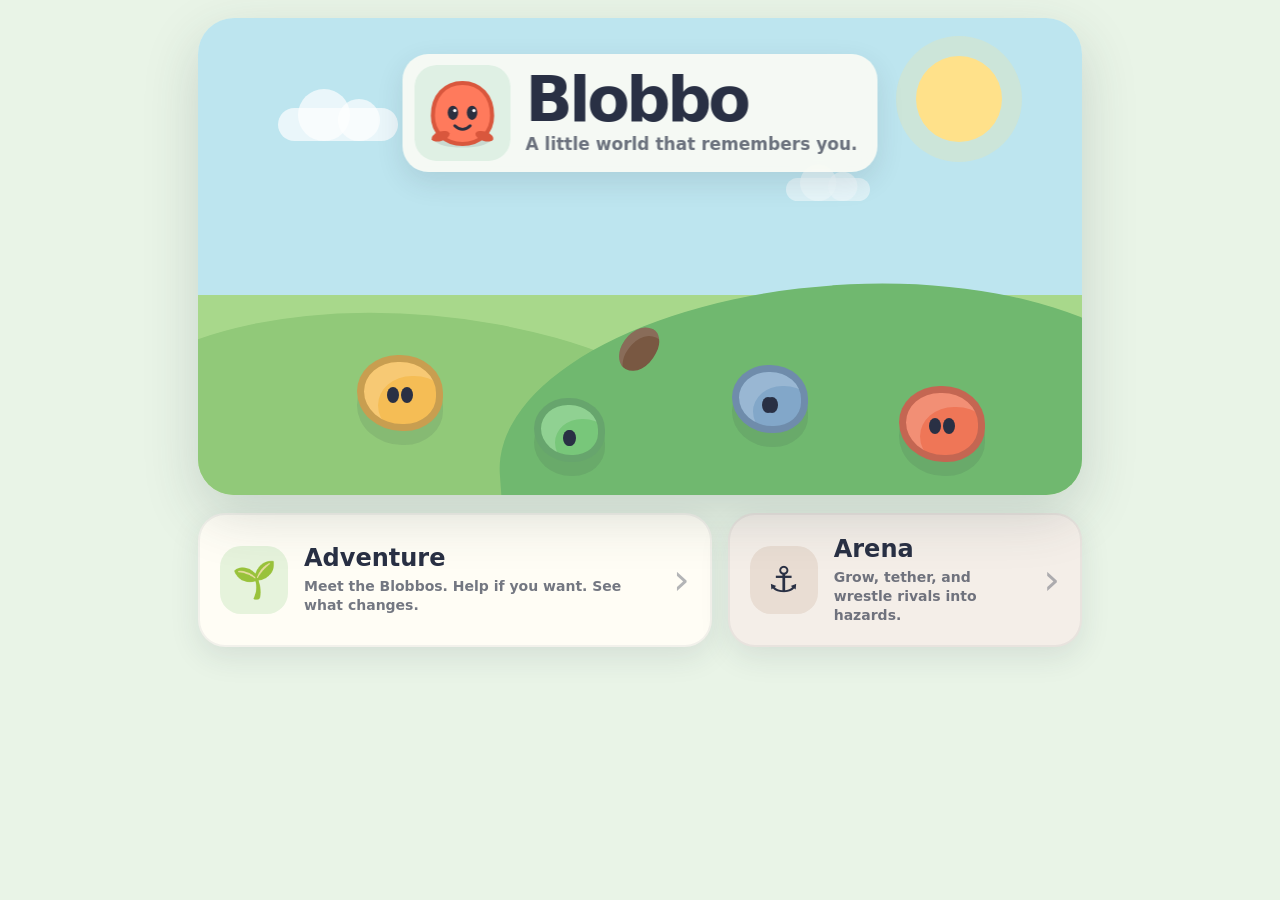
<file: index.html>
<!doctype html>
<html lang="en">
<head>
  <meta charset="utf-8">
  <meta name="viewport" content="width=device-width, initial-scale=1, viewport-fit=cover">
  <meta name="theme-color" content="#f4b45f">
  <meta name="apple-mobile-web-app-capable" content="yes">
  <meta name="apple-mobile-web-app-status-bar-style" content="black-translucent">
  <meta name="apple-mobile-web-app-title" content="Blobbo">
  <meta name="description" content="A tiny world of blobs, relationships, and emergent physics.">
  <title>Blobbo</title>
  <link rel="manifest" href="./manifest.webmanifest">
  <link rel="apple-touch-icon" href="./icons/icon-180.png">
  <link rel="icon" href="./icons/icon.svg" type="image/svg+xml">
  <link rel="stylesheet" href="./menu.css">
</head>
<body>
  <main class="menu-shell">
    <section class="hero" aria-labelledby="title">
      <div class="sun"></div><div class="cloud cloud-one"></div><div class="cloud cloud-two"></div>
      <div class="hill hill-back"></div><div class="hill hill-front"></div>
      <div class="hero-blob pip"><i></i><i></i></div><div class="hero-blob sprout"><i></i><i></i></div>
      <div class="hero-blob pebble"><i></i><i></i></div><div class="hero-blob toasty"><i></i><i></i></div><div class="seed"></div>
      <div class="logo-lockup"><img src="./icons/icon.svg" width="96" height="96" alt=""><div><h1 id="title">Blobbo</h1><p>A little world that remembers you.</p></div></div>
    </section>
    <section class="choices" aria-label="Choose a way to play">
      <a class="mode-card adventure-card" href="./adventure.html?v=6"><span class="mode-icon" aria-hidden="true">🌱</span><span class="mode-copy"><strong>Adventure</strong><small>Meet the Blobbos. Help if you want. See what changes.</small></span><span class="go" aria-hidden="true">›</span></a>
      <a class="mode-card arena-card" href="./arena.html"><span class="mode-icon" aria-hidden="true">⚓</span><span class="mode-copy"><strong>Arena</strong><small>Grow, tether, and wrestle rivals into hazards.</small></span><span class="go" aria-hidden="true">›</span></a>
    </section>
    <button id="installBtn" class="install-button hidden" type="button"><span aria-hidden="true">↓</span> Install Blobbo</button>
  </main>
  <div id="iosInstallOverlay" class="overlay hidden" role="dialog" aria-modal="true" aria-labelledby="iosInstallTitle"><div class="install-card"><button id="closeInstallBtn" class="close-button" type="button" aria-label="Close">×</button><img src="./icons/icon.svg" alt="" width="88" height="88"><h2 id="iosInstallTitle">Install Blobbo</h2><div class="install-step"><span aria-hidden="true">□↑</span><b>Tap Share</b></div><div class="install-step"><span aria-hidden="true">＋</span><b>Add to Home Screen</b></div></div></div>
  <div id="updateToast" class="toast hidden" role="status"><span>A new little world is ready.</span><button id="updateBtn" type="button">Update</button></div>
  <script src="./pwa.js?v=6"></script>
</body>
</html>
</file>
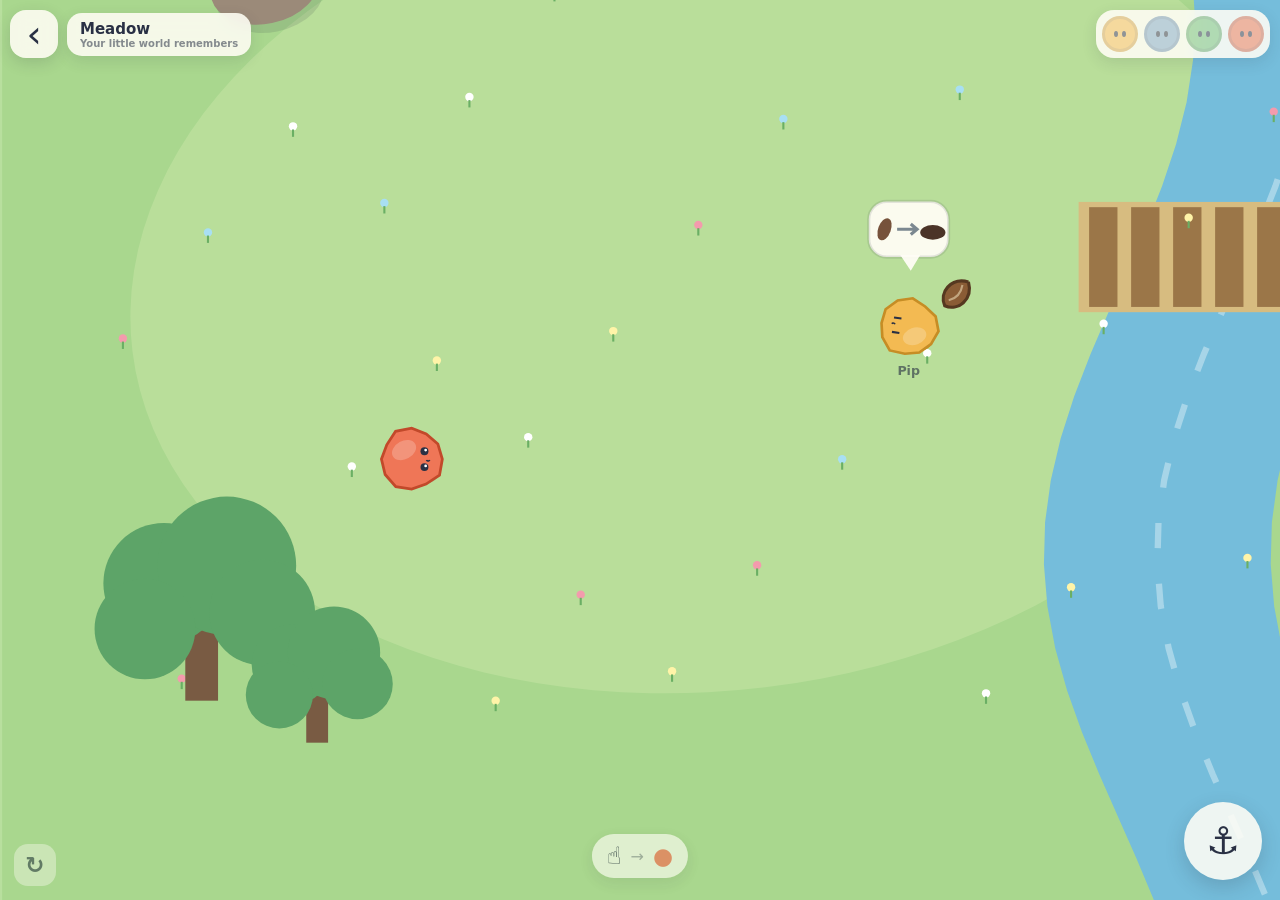
<file: adventure.html>
<!doctype html><html lang="en"><head><meta charset="utf-8"><meta name="viewport" content="width=device-width, initial-scale=1, viewport-fit=cover, maximum-scale=1, user-scalable=no"><meta name="theme-color" content="#8bc77a"><meta name="apple-mobile-web-app-capable" content="yes"><meta name="apple-mobile-web-app-status-bar-style" content="black-translucent"><title>Meadow · Blobbo</title><link rel="manifest" href="./manifest.webmanifest"><link rel="apple-touch-icon" href="./icons/icon-180.png"><link rel="stylesheet" href="./adventure.css?v=6"><link rel="stylesheet" href="./update-banner.css?v=6"></head><body>
<canvas id="world" aria-label="Blobbo meadow"></canvas><header class="world-header"><a class="home-button" href="./" aria-label="Main menu">‹</a><div class="place-name"><b>Meadow</b><span>Your little world remembers</span></div><div id="memoryRow" class="memory-row" aria-label="Friends"></div></header>
<div id="visualHint" class="visual-hint" aria-hidden="true"><span class="hand">☝</span><span class="arrow">→</span><span class="mini-blob">●</span></div><div class="actions" aria-label="Actions"><button id="heartBtn" type="button" hidden aria-hidden="true"></button><button id="linkBtn" class="action-button" type="button" aria-label="Anchor"><span>⚓</span></button></div><button id="resetBtn" class="reset-button" type="button" aria-label="Start this little world over">↻</button><div id="storyToast" class="story-toast hidden" role="status"></div><div id="updateToast" class="update-toast hidden" role="status"><span>A new little world is ready.</span><button id="updateBtn" type="button">Update</button></div><script src="./adventure.js?v=6"></script><script src="./pwa.js?v=6"></script></body></html>
</file>
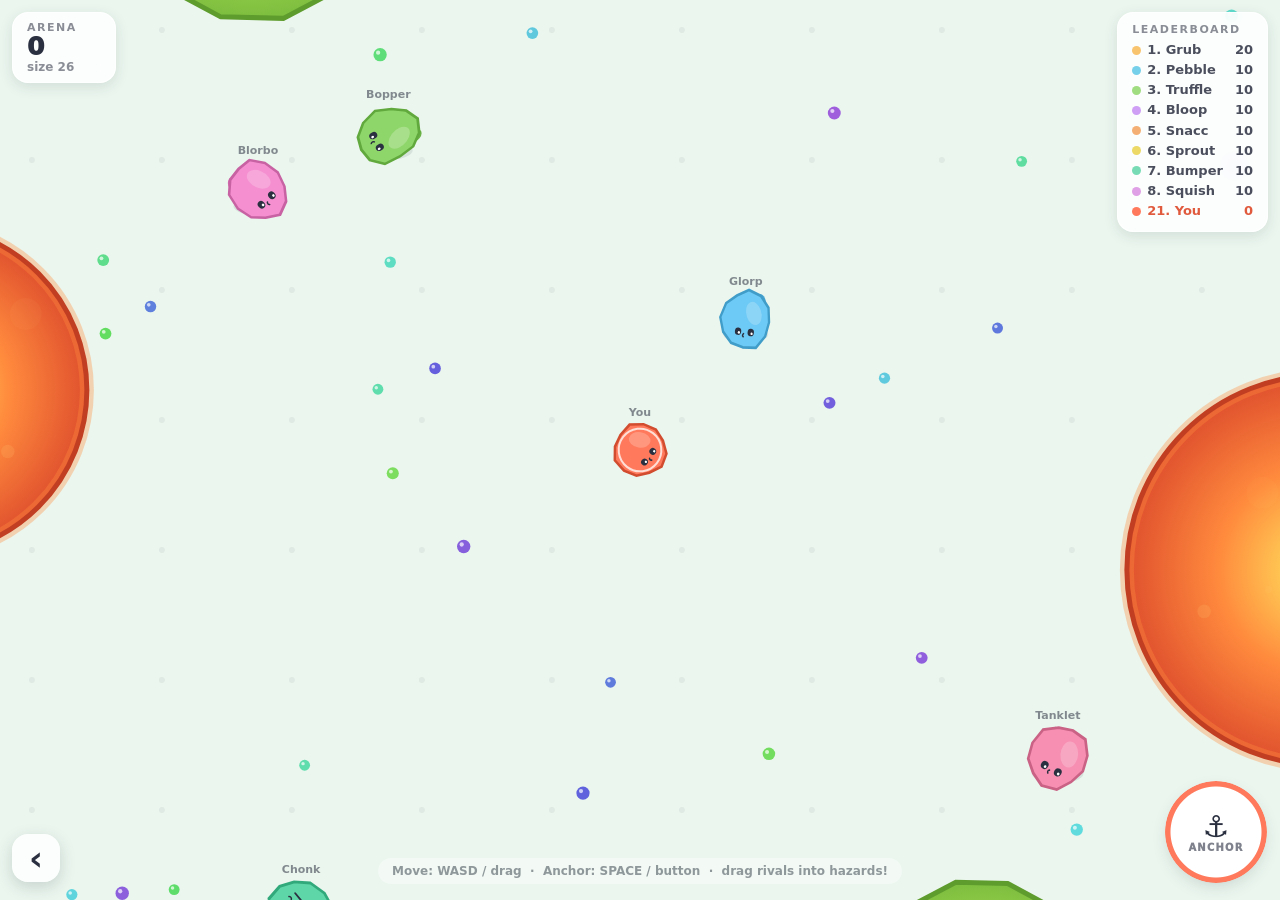
<file: arena.html>
<!doctype html>
<html lang="en">
<head>
  <meta charset="utf-8">
  <meta name="viewport" content="width=device-width, initial-scale=1, viewport-fit=cover, maximum-scale=1, user-scalable=no">
  <meta name="theme-color" content="#ff7a5c">
  <meta name="apple-mobile-web-app-capable" content="yes">
  <meta name="apple-mobile-web-app-status-bar-style" content="black-translucent">
  <title>Arena · Blobbo</title>
  <link rel="manifest" href="./manifest.webmanifest">
  <link rel="apple-touch-icon" href="./icons/icon-180.png">
  <link rel="stylesheet" href="./styles.css">
  <link rel="stylesheet" href="./update-banner.css">
  <style>
    #arenaHome{position:fixed;z-index:25;left:max(12px,env(safe-area-inset-left));bottom:max(18px,env(safe-area-inset-bottom));display:grid;place-items:center;width:48px;height:48px;border-radius:16px;background:rgba(255,255,255,.86);box-shadow:0 5px 16px rgba(43,48,64,.18);color:#2b3040;text-decoration:none;font:900 34px/1 system-ui}
    #hud{left:max(12px,env(safe-area-inset-left))}
  </style>
</head>
<body>
  <canvas id="game"></canvas>
  <a id="arenaHome" href="./" aria-label="Main menu">‹</a>
  <div id="hud" class="ui"><div id="scoreCard"><div class="label">ARENA</div><div id="scoreVal">0</div><div id="sizeVal">size 26</div></div></div>
  <div id="leaderboard" class="ui"><div class="label">LEADERBOARD</div><ol id="lbList"></ol></div>
  <button id="anchorBtn" aria-label="Anchor"><span id="anchorRing"></span><span class="anchorIcon">⚓</span><span class="anchorLabel">ANCHOR</span></button>
  <div id="hint" class="ui">Move: WASD / drag &nbsp;·&nbsp; Anchor: SPACE / button &nbsp;·&nbsp; drag rivals into hazards!</div>
  <div id="deathOverlay" class="hidden"><div class="deathCard"><div id="deathTitle"></div><div id="deathReason"></div><div id="deathScore"></div><button id="restartBtn">PLAY AGAIN</button></div></div>
  <div id="updateToast" class="update-toast hidden" role="status"><span>A new little world is ready.</span><button id="updateBtn" type="button">UPDATE</button></div>
  <script src="./game.js"></script>
  <script src="./pwa.js?v=6"></script>
</body>
</html>
</file>
<file: menu.css>
:root{--ink:#293044;--paper:#fffdf5;--orange:#f07858;--font:ui-rounded,"SF Pro Rounded","Segoe UI",system-ui,sans-serif}*{box-sizing:border-box}html,body{min-height:100%;margin:0}body{color:var(--ink);background:#e9f4e7;font-family:var(--font);-webkit-tap-highlight-color:transparent}.hidden{display:none!important}.menu-shell{width:min(920px,100%);min-height:100vh;margin:0 auto;padding:max(18px,env(safe-area-inset-top)) 18px max(28px,env(safe-area-inset-bottom))}.hero{position:relative;height:clamp(330px,53vh,540px);overflow:hidden;border-radius:36px;background:linear-gradient(#bde5ef 0 58%,#a8d88b 58%);box-shadow:0 20px 55px rgba(45,69,68,.18);isolation:isolate}.sun{position:absolute;top:38px;right:9%;width:86px;height:86px;border-radius:50%;background:#ffe18a;box-shadow:0 0 0 20px rgba(255,225,138,.22)}.cloud{position:absolute;width:120px;height:33px;border-radius:30px;background:rgba(255,255,255,.68)}.cloud:before,.cloud:after{content:"";position:absolute;bottom:0;border-radius:50%;background:inherit}.cloud:before{left:20px;width:52px;height:52px}.cloud:after{right:18px;width:42px;height:42px}.cloud-one{top:90px;left:9%}.cloud-two{top:155px;right:22%;transform:scale(.7);opacity:.7}.hill{position:absolute;bottom:-120px;border-radius:50% 50% 0 0}.hill-back{left:-12%;width:74%;height:300px;background:#91c979;transform:rotate(5deg)}.hill-front{right:-12%;width:78%;height:330px;background:#70b86f;transform:rotate(-4deg)}.logo-lockup{position:absolute;z-index:4;top:36px;left:50%;transform:translateX(-50%);display:flex;align-items:center;gap:15px;width:max-content;max-width:90%;padding:11px 20px 11px 12px;border-radius:26px;background:rgba(255,253,245,.84);box-shadow:0 10px 28px rgba(43,48,64,.12);backdrop-filter:blur(9px)}.logo-lockup img{border-radius:22px}.logo-lockup h1{margin:0;font-size:clamp(39px,7vw,62px);line-height:.9;letter-spacing:-.055em}.logo-lockup p{margin:7px 0 0;font-size:clamp(13px,2vw,17px);font-weight:700;opacity:.67}.hero-blob{position:absolute;z-index:3;width:86px;height:76px;border:7px solid rgba(43,48,64,.22);border-radius:49% 51% 46% 54%;box-shadow:inset 14px 14px 0 rgba(255,255,255,.18),0 14px 0 rgba(43,48,64,.1);animation:bob 2.7s ease-in-out infinite}.hero-blob i{position:absolute;top:25px;width:12px;height:16px;border-radius:50%;background:var(--ink)}.hero-blob i:first-child{left:23px}.hero-blob i:last-child{right:23px}.pip{left:18%;bottom:64px;background:#f5bd55}.sprout{left:38%;bottom:33px;width:71px;height:64px;background:#78c77a;animation-delay:-.7s}.pebble{right:31%;bottom:62px;width:76px;height:68px;background:#82a7c9;animation-delay:-1.3s}.toasty{right:11%;bottom:33px;background:#ef7657;animation-delay:-2s}.seed{position:absolute;z-index:3;left:48%;bottom:122px;width:34px;height:48px;border-radius:60% 40% 58% 42%;background:#795842;transform:rotate(27deg);box-shadow:inset 7px 6px rgba(255,255,255,.12)}@keyframes bob{50%{transform:translateY(-9px) rotate(2deg)}}.choices{display:grid;grid-template-columns:1.45fr 1fr;gap:16px;margin-top:18px}.mode-card{display:flex;align-items:center;min-height:126px;padding:20px;border:2px solid rgba(43,48,64,.06);border-radius:27px;color:inherit;text-decoration:none;box-shadow:0 10px 30px rgba(43,48,64,.1);transition:transform .15s,box-shadow .15s}.mode-card:hover,.mode-card:focus-visible{transform:translateY(-3px);box-shadow:0 15px 36px rgba(43,48,64,.15);outline:0}.adventure-card{background:#fffdf5}.arena-card{background:#f4eee8}.mode-icon{display:grid;place-items:center;flex:0 0 68px;height:68px;margin-right:16px;border-radius:21px;background:#e6f3dc;font-size:36px}.arena-card .mode-icon{background:#e9ddd3}.mode-copy{display:flex;flex-direction:column;gap:5px}.mode-copy strong{font-size:24px}.mode-copy small{max-width:360px;font-size:14px;font-weight:650;line-height:1.35;opacity:.65}.go{margin-left:auto;padding-left:10px;font-size:42px;opacity:.35}.install-button{display:block;margin:18px auto 0;padding:12px 20px;border:0;border-radius:999px;background:var(--ink);color:#fff;font:850 14px var(--font);cursor:pointer}.overlay{position:fixed;z-index:20;inset:0;display:grid;place-items:center;padding:20px;background:rgba(43,48,64,.44);backdrop-filter:blur(5px)}.install-card{position:relative;width:min(360px,92vw);padding:30px;border-radius:27px;background:#fff;text-align:center;box-shadow:0 20px 60px rgba(0,0,0,.25)}.install-card h2{margin:6px 0 20px;font-size:27px}.install-step{display:flex;align-items:center;gap:13px;margin:11px 0;padding:10px;border-radius:15px;background:#eef6ed;text-align:left}.install-step span{display:grid;place-items:center;width:40px;height:40px;color:var(--orange);font-size:23px}.close-button{position:absolute;top:8px;right:11px;border:0;background:transparent;font-size:31px;cursor:pointer}.toast{position:fixed;z-index:30;left:50%;bottom:max(20px,env(safe-area-inset-bottom));transform:translateX(-50%);display:flex;align-items:center;gap:12px;padding:11px 12px 11px 17px;border-radius:17px;background:#fff;box-shadow:0 10px 35px rgba(43,48,64,.25);font-weight:750}.toast button{border:0;border-radius:999px;padding:9px 13px;background:var(--orange);color:#fff;font-weight:850}@media(max-width:650px){.menu-shell{padding-left:11px;padding-right:11px}.hero{height:56vh;min-height:390px;border-radius:28px}.logo-lockup{top:22px}.logo-lockup img{width:70px;height:70px}.choices{grid-template-columns:1fr;gap:11px}.mode-card{min-height:100px;padding:15px;border-radius:22px}.mode-icon{flex-basis:58px;height:58px;font-size:30px}.mode-copy strong{font-size:21px}.hero-blob{transform:scale(.84)}.pip{left:7%}.sprout{left:31%}.pebble{right:28%}.toasty{right:3%}}@media(prefers-reduced-motion:reduce){.hero-blob{animation:none}}
</file>
<file: adventure.css>
:root{--ink:#293044;--paper:rgba(255,253,245,.88);--accent:#ef7657;--font:ui-rounded,"SF Pro Rounded","Segoe UI",system-ui,sans-serif}*{box-sizing:border-box;margin:0;padding:0}html,body{width:100%;height:100%;overflow:hidden;background:#b8df9e;color:var(--ink);font-family:var(--font);overscroll-behavior:none;touch-action:none;-webkit-user-select:none;user-select:none}#world{position:fixed;inset:0;width:100%;height:100%;display:block}.hidden{display:none!important}.world-header{position:fixed;z-index:5;top:max(10px,env(safe-area-inset-top));left:max(10px,env(safe-area-inset-left));right:max(10px,env(safe-area-inset-right));display:flex;align-items:center;pointer-events:none}.home-button{display:grid;place-items:center;width:48px;height:48px;border-radius:16px;background:var(--paper);box-shadow:0 5px 15px rgba(43,48,64,.16);color:inherit;text-decoration:none;font-size:38px;line-height:1;pointer-events:auto;backdrop-filter:blur(8px)}.place-name{display:flex;flex-direction:column;margin-left:9px;padding:7px 13px;border-radius:15px;background:var(--paper);box-shadow:0 5px 15px rgba(43,48,64,.12);backdrop-filter:blur(8px)}.place-name b{font-size:15px}.place-name span{font-size:10px;font-weight:700;opacity:.55}.memory-row{display:flex;gap:6px;margin-left:auto;padding:6px;border-radius:18px;background:var(--paper);box-shadow:0 5px 15px rgba(43,48,64,.12);backdrop-filter:blur(8px)}.memory-face{position:relative;width:36px;height:36px;border:3px solid rgba(43,48,64,.16);border-radius:50%;opacity:.5;transition:transform .2s,opacity .2s}.memory-face.met{opacity:1;transform:translateY(-2px)}.memory-face:before,.memory-face:after{content:"";position:absolute;top:12px;width:4px;height:6px;border-radius:50%;background:var(--ink)}.memory-face:before{left:9px}.memory-face:after{right:9px}.memory-face .heart{position:absolute;right:-3px;bottom:-4px;color:#e95c67;font-size:13px;text-shadow:0 1px #fff}.actions{position:fixed;z-index:7;right:max(18px,env(safe-area-inset-right));bottom:max(20px,env(safe-area-inset-bottom));display:flex;flex-direction:column;gap:12px}.action-button{display:grid;place-items:center;width:78px;height:78px;border:0;border-radius:50%;background:var(--paper);box-shadow:0 7px 20px rgba(43,48,64,.2);color:var(--ink);font:bold 38px var(--font);touch-action:none;transition:transform .1s,background .15s,color .15s}.action-button:active{transform:scale(.91)}.action-button.active{background:var(--accent);color:#fff}#heartBtn{color:#e95c67}.reset-button{position:fixed;z-index:6;left:max(14px,env(safe-area-inset-left));bottom:max(14px,env(safe-area-inset-bottom));width:42px;height:42px;border:0;border-radius:14px;background:rgba(255,253,245,.7);color:var(--ink);font:bold 23px var(--font);opacity:.55}.visual-hint{position:fixed;z-index:5;left:50%;bottom:max(22px,env(safe-area-inset-bottom));transform:translateX(-50%);display:flex;align-items:center;gap:9px;padding:8px 15px;border-radius:999px;background:var(--paper);box-shadow:0 5px 16px rgba(43,48,64,.13);opacity:.72;transition:opacity 1s}.visual-hint.fade{opacity:0}.hand{font-size:24px;animation:slide 1.5s ease-in-out infinite}.arrow{opacity:.45}.mini-blob{color:#ef7657;font-size:23px}@keyframes slide{50%{transform:translateX(8px)}}.story-toast{position:fixed;z-index:8;left:50%;bottom:max(118px,calc(env(safe-area-inset-bottom) + 100px));transform:translateX(-50%);max-width:min(420px,80vw);padding:10px 17px;border-radius:18px;background:var(--paper);box-shadow:0 7px 25px rgba(43,48,64,.2);text-align:center;font-size:14px;font-weight:800;pointer-events:none;animation:toast-in .25s ease-out}@keyframes toast-in{from{opacity:0;transform:translate(-50%,10px)}}@media(max-width:600px){.place-name span{display:none}.memory-face{width:31px;height:31px}.memory-face:before,.memory-face:after{top:10px}.memory-face:before{left:7px}.memory-face:after{right:7px}.action-button{width:68px;height:68px}.visual-hint{left:90px;transform:none}.story-toast{bottom:max(104px,calc(env(safe-area-inset-bottom) + 88px))}}@media(prefers-reduced-motion:reduce){.hand{animation:none}}
</file>
<file: update-banner.css>
.update-toast{position:fixed;z-index:40;top:max(74px,calc(env(safe-area-inset-top) + 64px));left:50%;bottom:auto;transform:translateX(-50%);display:flex;align-items:center;gap:12px;width:max-content;max-width:calc(100vw - 24px);padding:11px 12px 11px 17px;border-radius:17px;background:#fffdf5;box-shadow:0 10px 35px rgba(43,48,64,.25);color:#293044;font:800 13px ui-rounded,"SF Pro Rounded","Segoe UI",system-ui,sans-serif}.update-toast button{border:0;border-radius:999px;padding:9px 14px;background:#ef7657;color:#fff;font:850 12px ui-rounded,"SF Pro Rounded","Segoe UI",system-ui,sans-serif;cursor:pointer}.update-toast.hidden{display:none!important}
</file>
<file: styles.css>
:root {
  --ink: #2b3040;
  --card: rgba(255, 255, 255, 0.86);
  --accent: #ff7a5c;
  --accent-dark: #e05a3e;
  --font: ui-rounded, "SF Pro Rounded", "Segoe UI", "Trebuchet MS", system-ui, sans-serif;
}

* { box-sizing: border-box; margin: 0; padding: 0; }

html, body {
  width: 100%;
  height: 100%;
  overflow: hidden;
  background: #dff0e4;
  color: var(--ink);
  font-family: var(--font);
  overscroll-behavior: none;
  touch-action: none;
  -webkit-user-select: none;
  user-select: none;
}

#game { position: fixed; inset: 0; width: 100%; height: 100%; display: block; }
.ui { position: fixed; z-index: 10; pointer-events: none; }
.hidden { display: none !important; }
.label { font-size: 11px; font-weight: 900; letter-spacing: .14em; opacity: .55; }

#hud {
  top: max(12px, env(safe-area-inset-top));
  left: max(12px, env(safe-area-inset-left));
  display: flex;
  align-items: flex-start;
  gap: 8px;
}

#brandCard, #scoreCard, #leaderboard {
  background: var(--card);
  border: 1px solid rgba(255,255,255,.7);
  border-radius: 16px;
  box-shadow: 0 4px 14px rgba(43,48,64,.12);
  backdrop-filter: blur(10px);
}

#brandCard { padding: 10px 14px; font-size: 15px; font-weight: 1000; letter-spacing: .11em; }
.brand-mark { color: var(--accent); margin-right: 6px; }
#scoreCard { min-width: 104px; padding: 8px 14px; }
#scoreVal { font-size: 25px; font-weight: 950; line-height: 1.05; }
#sizeVal { font-size: 12px; font-weight: 750; opacity: .55; }

#leaderboard {
  top: max(12px, env(safe-area-inset-top));
  right: max(12px, env(safe-area-inset-right));
  z-index: 10;
  min-width: 150px;
  padding: 10px 14px;
}

#lbList { list-style: none; margin-top: 4px; }
#lbList li { display: flex; justify-content: space-between; gap: 12px; font-size: 13px; font-weight: 750; line-height: 1.55; opacity: .85; }
#lbList li .nm { display: flex; align-items: center; gap: 6px; }
#lbList li .dot { display: inline-block; width: 9px; height: 9px; border-radius: 50%; }
#lbList li.me { color: var(--accent-dark); opacity: 1; }

#anchorBtn {
  position: fixed;
  z-index: 20;
  right: max(18px, env(safe-area-inset-right));
  bottom: max(22px, env(safe-area-inset-bottom));
  width: 92px;
  height: 92px;
  border: 0;
  border-radius: 50%;
  background: var(--card);
  box-shadow: 0 6px 18px rgba(43,48,64,.2);
  color: var(--ink);
  cursor: pointer;
  font-family: var(--font);
  display: flex;
  flex-direction: column;
  align-items: center;
  justify-content: center;
  touch-action: none;
  transition: transform .08s ease;
}

#anchorBtn:active { transform: scale(.93); }
#anchorBtn .anchorIcon { font-size: 30px; line-height: 1; }
#anchorBtn .anchorLabel { font-size: 10px; font-weight: 950; letter-spacing: .12em; opacity: .6; }
#anchorBtn.armed { background: #fff; }
#anchorBtn.active { background: var(--accent); color: #fff; }
#anchorBtn.active .anchorLabel { opacity: .9; }
#anchorBtn.cooling { opacity: .75; }

#anchorRing {
  position: absolute;
  inset: -5px;
  border-radius: 50%;
  background: conic-gradient(var(--accent) calc(var(--cd, 0) * 360deg), rgba(43,48,64,.12) 0deg);
  -webkit-mask: radial-gradient(farthest-side, transparent calc(100% - 6px), #000 calc(100% - 5px));
  mask: radial-gradient(farthest-side, transparent calc(100% - 6px), #000 calc(100% - 5px));
  pointer-events: none;
}

#hint {
  left: 50%;
  bottom: max(16px, env(safe-area-inset-bottom));
  transform: translateX(-50%);
  max-width: calc(100vw - 140px);
  overflow: hidden;
  padding: 6px 14px;
  border-radius: 999px;
  background: var(--card);
  font-size: 12px;
  font-weight: 750;
  opacity: .48;
  text-overflow: ellipsis;
  white-space: nowrap;
  transition: opacity 1s ease;
}

#hint.fade { opacity: 0; }

.top-action {
  position: fixed;
  z-index: 21;
  top: max(12px, env(safe-area-inset-top));
  left: 50%;
  transform: translateX(-50%);
  border: 0;
  border-radius: 999px;
  padding: 11px 18px;
  background: #fff;
  box-shadow: 0 5px 16px rgba(43,48,64,.18);
  color: var(--accent-dark);
  font-family: var(--font);
  font-size: 12px;
  font-weight: 950;
  letter-spacing: .1em;
  cursor: pointer;
}

.overlay {
  position: fixed;
  inset: 0;
  z-index: 30;
  display: flex;
  align-items: center;
  justify-content: center;
  padding: 20px;
  background: rgba(43,48,64,.35);
  backdrop-filter: blur(4px);
  touch-action: pan-y;
}

.modal-card {
  position: relative;
  min-width: min(340px, 92vw);
  padding: 30px 40px;
  border-radius: 24px;
  background: #fff;
  box-shadow: 0 16px 50px rgba(43,48,64,.3);
  text-align: center;
  animation: pop-in .28s cubic-bezier(.34,1.56,.64,1);
}

@keyframes pop-in { from { transform: scale(.7); opacity: 0; } to { transform: scale(1); opacity: 1; } }
#deathTitle { font-size: 40px; font-weight: 950; letter-spacing: -.02em; }
#deathReason { margin-top: 2px; font-size: 15px; font-weight: 750; opacity: .55; }
#deathScore { margin-top: 14px; color: var(--accent-dark); font-size: 20px; font-weight: 950; }

#restartBtn, .toast button {
  margin-top: 20px;
  padding: 13px 30px;
  border: 0;
  border-radius: 999px;
  background: var(--accent);
  box-shadow: 0 6px 16px rgba(224,90,62,.32);
  color: #fff;
  cursor: pointer;
  font-family: var(--font);
  font-size: 15px;
  font-weight: 950;
  letter-spacing: .08em;
}

.install-card h1 { margin: 8px 0 20px; font-size: 27px; }
.install-step { display: flex; align-items: center; gap: 14px; margin: 12px 0; text-align: left; font-size: 17px; }
.step-icon { display: grid; place-items: center; flex: 0 0 46px; height: 46px; border-radius: 13px; background: #eef7f0; color: var(--accent-dark); font-size: 23px; font-weight: 900; }
.close-button { position: absolute; top: 9px; right: 12px; width: 38px; height: 38px; border: 0; background: transparent; color: var(--ink); font-size: 30px; cursor: pointer; }

.toast {
  position: fixed;
  z-index: 40;
  left: 50%;
  bottom: max(22px, env(safe-area-inset-bottom));
  transform: translateX(-50%);
  display: flex;
  align-items: center;
  gap: 14px;
  width: max-content;
  max-width: calc(100vw - 24px);
  padding: 10px 12px 10px 16px;
  border-radius: 18px;
  background: #fff;
  box-shadow: 0 8px 28px rgba(43,48,64,.25);
  font-size: 13px;
  font-weight: 800;
}

.toast button { margin: 0; padding: 9px 14px; font-size: 11px; }
noscript { position: fixed; z-index: 100; inset: 0; display: grid; place-items: center; background: #fff; }

@media (max-width: 680px) {
  #brandCard { display: none; }
  #leaderboard { min-width: 126px; padding: 8px 10px; }
  #lbList li { font-size: 11px; }
  #lbList li:nth-child(n+6) { display: none; }
  #anchorBtn { width: 82px; height: 82px; }
  #hint { left: 12px; right: 112px; transform: none; max-width: none; text-align: center; }
  .top-action { left: auto; right: max(12px, env(safe-area-inset-right)); transform: none; }
}

@media (prefers-reduced-motion: reduce) {
  .modal-card { animation: none; }
}
</file>
